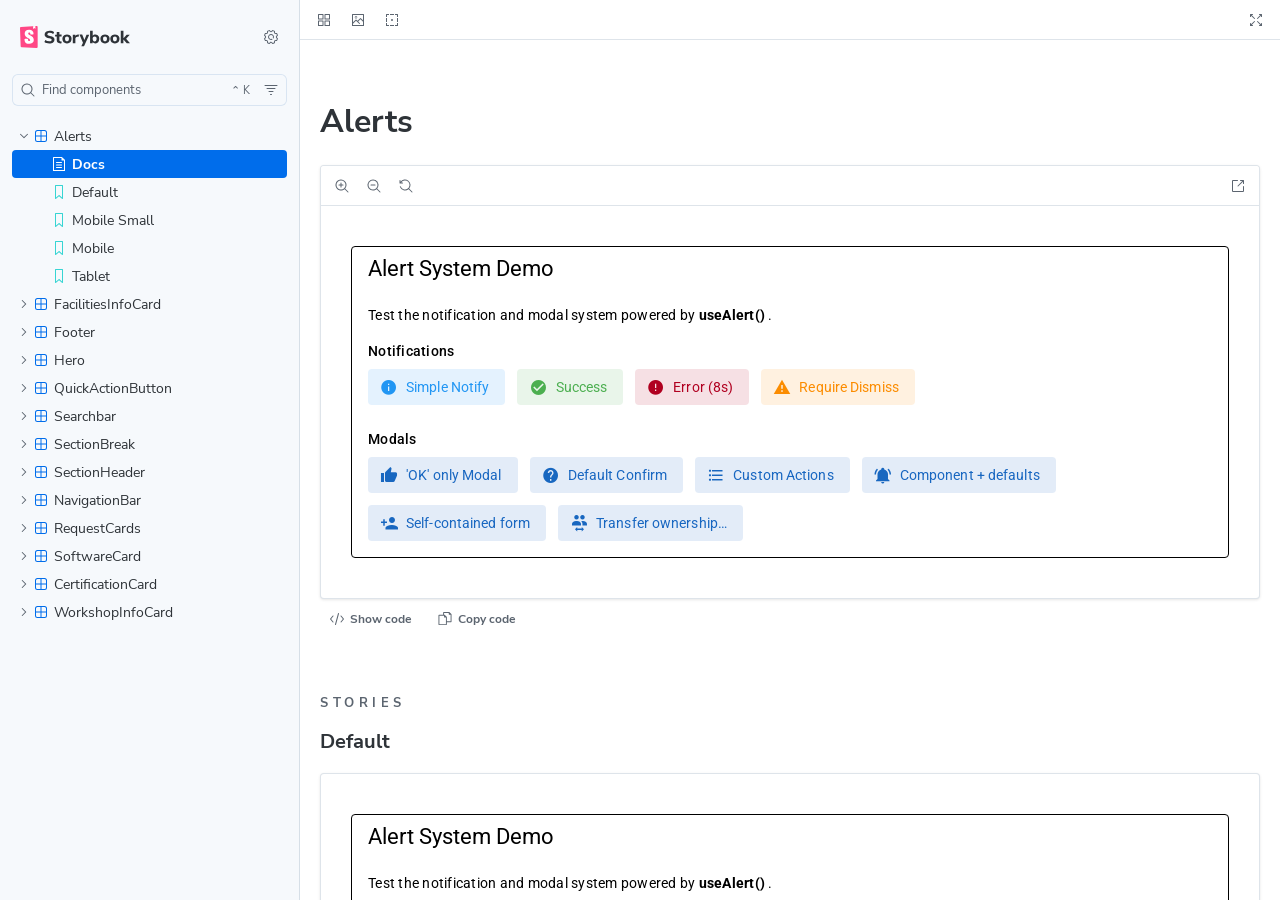
<file: index.html>
<!DOCTYPE html>
<html lang="en">
  <head>
    <meta charset="utf-8" />

    <title>storybook - Storybook</title>
    <meta name="viewport" content="width=device-width, initial-scale=1" />

    
    <link rel="icon" type="image/x-icon" href="./favicon.ico" />
    
    <style>
      @font-face {
        font-family: 'Nunito Sans';
        font-style: normal;
        font-weight: 400;
        font-display: swap;
        src: url('./sb-common-assets/nunito-sans-regular.woff2') format('woff2');
      }

      @font-face {
        font-family: 'Nunito Sans';
        font-style: italic;
        font-weight: 400;
        font-display: swap;
        src: url('./sb-common-assets/nunito-sans-italic.woff2') format('woff2');
      }

      @font-face {
        font-family: 'Nunito Sans';
        font-style: normal;
        font-weight: 700;
        font-display: swap;
        src: url('./sb-common-assets/nunito-sans-bold.woff2') format('woff2');
      }

      @font-face {
        font-family: 'Nunito Sans';
        font-style: italic;
        font-weight: 700;
        font-display: swap;
        src: url('./sb-common-assets/nunito-sans-bold-italic.woff2') format('woff2');
      }
    </style>

    <link href="./sb-manager/runtime.js" rel="modulepreload" />

    
    <link href="./sb-addons/storybook-core-server-presets-0/common-manager-bundle.js" rel="modulepreload" />
    
    <link href="./sb-addons/chromatic-com-storybook-1/manager-bundle.js" rel="modulepreload" />
    
    <link href="./sb-addons/vitest-2/manager-bundle.js" rel="modulepreload" />
    
    <link href="./sb-addons/a11y-3/manager-bundle.js" rel="modulepreload" />
    
    <link href="./sb-addons/docs-4/manager-bundle.js" rel="modulepreload" />
       

    <style>
      #storybook-root[hidden] {
        display: none !important;
      }
    </style>

    
  </head>
  <body>
    <div id="root"></div>

    
    <script>
      
        
          window['FEATURES'] = {
  "argTypeTargetsV7": true,
  "legacyDecoratorFileOrder": false,
  "disallowImplicitActionsInRenderV8": true,
  "viewport": true,
  "highlight": true,
  "controls": true,
  "interactions": true,
  "actions": true,
  "backgrounds": true,
  "outline": true,
  "measure": true,
  "sidebarOnboardingChecklist": true,
  "componentsManifest": false
};
        
      
        
          window['REFS'] = {};
        
      
        
          window['LOGLEVEL'] = "info";
        
      
        
          window['DOCS_OPTIONS'] = {
  "defaultName": "Docs"
};
        
      
        
          window['CONFIG_TYPE'] = "PRODUCTION";
        
      
        
      
        
      
        
          window['TAGS_OPTIONS'] = {};
        
      
        
          window['STORYBOOK_BUILDER'] = "vite";
        
      
        
          window['STORYBOOK_FRAMEWORK'] = "vue3-vite";
        
      
        
          window['STORYBOOK_RENDERER'] = "vue3";
        
      
        
      
    </script>
    

    <script type="module">
      import './sb-manager/globals-runtime.js';

      
        import './sb-addons/storybook-core-server-presets-0/common-manager-bundle.js';
      
        import './sb-addons/chromatic-com-storybook-1/manager-bundle.js';
      
        import './sb-addons/vitest-2/manager-bundle.js';
      
        import './sb-addons/a11y-3/manager-bundle.js';
      
        import './sb-addons/docs-4/manager-bundle.js';
      

      import './sb-manager/runtime.js';
    </script>
  </body>
</html>
</file>
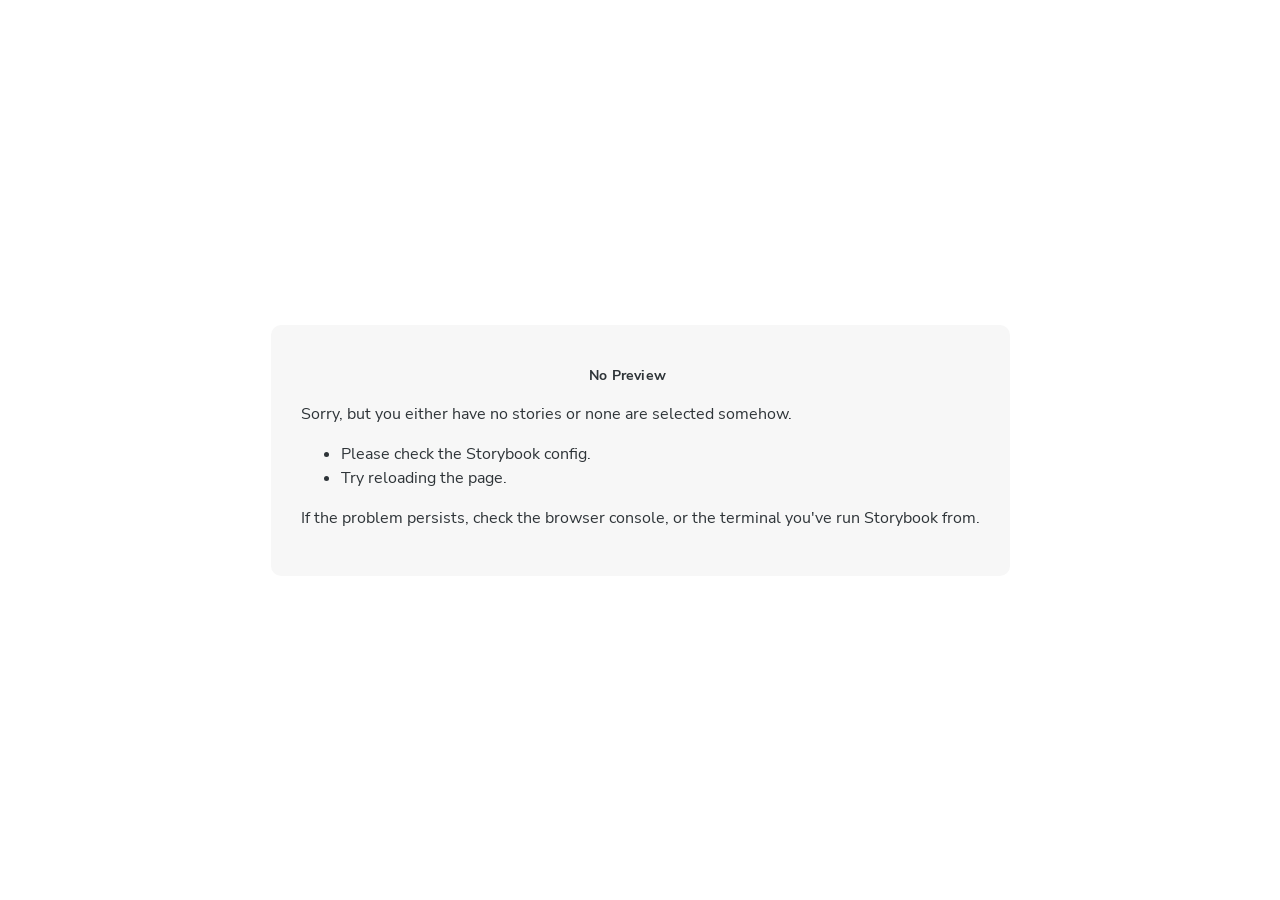
<file: iframe.html>
<!doctype html>
<!--suppress HtmlUnknownTarget -->
<html lang="en">
  <head>
    <link rel="preload" as="font" type="font/woff2" href="assets/roboto-greek-300-normal-Cnub06j7.woff2" crossorigin="anonymous">
    <link rel="preload" as="font" type="font/woff2" href="assets/roboto-cyrillic-ext-300-normal-CUPJdUZp.woff2" crossorigin="anonymous">
    <link rel="preload" as="font" type="font/woff2" href="assets/roboto-cyrillic-300-normal-BoeCr7ev.woff2" crossorigin="anonymous">
    <link rel="preload" as="font" type="font/woff2" href="assets/roboto-latin-ext-300-normal-BOz0oSmX.woff2" crossorigin="anonymous">
    <link rel="preload" as="font" type="font/woff2" href="assets/roboto-math-300-normal-BMxwzQmU.woff2" crossorigin="anonymous">
    <link rel="preload" as="font" type="font/woff2" href="assets/roboto-symbols-300-normal-BtHl5mYl.woff2" crossorigin="anonymous">
    <link rel="preload" as="font" type="font/woff2" href="assets/roboto-vietnamese-300-normal-CNeuLW5X.woff2" crossorigin="anonymous">
    <link rel="preload" as="font" type="font/woff2" href="assets/roboto-cyrillic-500-normal-hCeO1jFL.woff2" crossorigin="anonymous">
    <link rel="preload" as="font" type="font/woff2" href="assets/roboto-latin-300-normal-CztWkFGs.woff2" crossorigin="anonymous">
    <link rel="preload" as="font" type="font/woff2" href="assets/roboto-math-500-normal-CFNaIMFC.woff2" crossorigin="anonymous">
    <link rel="preload" as="font" type="font/woff2" href="assets/roboto-vietnamese-500-normal-HYpufUYk.woff2" crossorigin="anonymous">
    <link rel="preload" as="font" type="font/woff2" href="assets/roboto-latin-ext-500-normal-C_ARlJGk.woff2" crossorigin="anonymous">
    <link rel="preload" as="font" type="font/woff2" href="assets/roboto-cyrillic-ext-500-normal-B7rQpwPu.woff2" crossorigin="anonymous">
    <link rel="preload" as="font" type="font/woff2" href="assets/roboto-greek-500-normal-BJMS0heP.woff2" crossorigin="anonymous">
    <link rel="preload" as="font" type="font/woff2" href="assets/roboto-symbols-500-normal-BXFTxrNR.woff2" crossorigin="anonymous">
    <link rel="preload" as="font" type="font/woff2" href="assets/roboto-cyrillic-ext-700-normal-UFn0vR9r.woff2" crossorigin="anonymous">
    <link rel="preload" as="font" type="font/woff2" href="assets/roboto-latin-500-normal-CkrA1NAy.woff2" crossorigin="anonymous">
    <link rel="preload" as="font" type="font/woff2" href="assets/roboto-greek-700-normal-BcGn9doz.woff2" crossorigin="anonymous">
    <link rel="preload" as="font" type="font/woff2" href="assets/roboto-cyrillic-700-normal-BiSG5NnW.woff2" crossorigin="anonymous">
    <link rel="preload" as="font" type="font/woff2" href="assets/roboto-math-700-normal-VUAI6Bz2.woff2" crossorigin="anonymous">
    <link rel="preload" as="font" type="font/woff2" href="assets/roboto-symbols-700-normal-rJi6RjIy.woff2" crossorigin="anonymous">
    <link rel="preload" as="font" type="font/woff2" href="assets/roboto-latin-700-normal-CXeAXeti.woff2" crossorigin="anonymous">
    <link rel="preload" as="font" type="font/woff2" href="assets/roboto-vietnamese-700-normal-iKxYNAzq.woff2" crossorigin="anonymous">
    <link rel="preload" as="font" type="font/woff2" href="assets/roboto-latin-ext-700-normal-70GS1MYH.woff2" crossorigin="anonymous">
    <link rel="preload" as="font" type="font/woff2" href="assets/roboto-cyrillic-ext-400-normal-DzMWdK87.woff2" crossorigin="anonymous">
    <link rel="preload" as="font" type="font/woff2" href="assets/roboto-cyrillic-400-normal-DAIM1_dR.woff2" crossorigin="anonymous">
    <link rel="preload" as="font" type="font/woff2" href="assets/roboto-math-400-normal-B3wgz80t.woff2" crossorigin="anonymous">
    <link rel="preload" as="font" type="font/woff2" href="assets/roboto-vietnamese-400-normal-CDDxGrUb.woff2" crossorigin="anonymous">
    <link rel="preload" as="font" type="font/woff2" href="assets/roboto-greek-400-normal-jFM2czAU.woff2" crossorigin="anonymous">
    <link rel="preload" as="font" type="font/woff2" href="assets/roboto-latin-ext-400-normal-ZYmyxeOy.woff2" crossorigin="anonymous">
    <link rel="preload" as="font" type="font/woff2" href="assets/roboto-latin-400-normal-CNwBRw8h.woff2" crossorigin="anonymous">
    <link rel="preload" as="font" type="font/woff2" href="assets/roboto-symbols-400-normal-fF1SLJBj.woff2" crossorigin="anonymous">
    <link rel="preload" as="font" type="font/woff" href="assets/roboto-greek-300-normal-BMtCIBFp.woff" crossorigin="anonymous">
    <link rel="preload" as="font" type="font/woff" href="assets/roboto-cyrillic-ext-300-normal-D2-2MTar.woff" crossorigin="anonymous">
    <link rel="preload" as="font" type="font/woff" href="assets/roboto-latin-ext-300-normal-9Myisv2Z.woff" crossorigin="anonymous">
    <link rel="preload" as="font" type="font/woff" href="assets/roboto-cyrillic-300-normal-Cb01H779.woff" crossorigin="anonymous">
    <link rel="preload" as="font" type="font/woff" href="assets/roboto-math-300-normal-9fozW1Ii.woff" crossorigin="anonymous">
    <link rel="preload" as="font" type="font/woff" href="assets/roboto-cyrillic-500-normal-DhPqGoNQ.woff" crossorigin="anonymous">
    <link rel="preload" as="font" type="font/woff" href="assets/roboto-symbols-300-normal-zmF1mPr_.woff" crossorigin="anonymous">
    <link rel="preload" as="font" type="font/woff" href="assets/roboto-latin-300-normal--FIRE8Jd.woff" crossorigin="anonymous">
    <link rel="preload" as="font" type="font/woff" href="assets/roboto-vietnamese-500-normal-CUzdRVXb.woff" crossorigin="anonymous">
    <link rel="preload" as="font" type="font/woff" href="assets/roboto-vietnamese-300-normal-CBwYb71Q.woff" crossorigin="anonymous">
    <link rel="preload" as="font" type="font/woff" href="assets/roboto-math-500-normal-nGmytUgK.woff" crossorigin="anonymous">
    <link rel="preload" as="font" type="font/woff" href="assets/roboto-greek-500-normal-B0wzjI_J.woff" crossorigin="anonymous">
    <link rel="preload" as="font" type="font/woff" href="assets/roboto-latin-ext-500-normal-EUd9mLnZ.woff" crossorigin="anonymous">
    <link rel="preload" as="font" type="font/woff" href="assets/roboto-cyrillic-ext-500-normal-aAFKCR76.woff" crossorigin="anonymous">
    <link rel="preload" as="font" type="font/woff" href="assets/roboto-greek-700-normal-Bi9oTykh.woff" crossorigin="anonymous">
    <link rel="preload" as="font" type="font/woff" href="assets/roboto-symbols-500-normal-B3xPS0M7.woff" crossorigin="anonymous">
    <link rel="preload" as="font" type="font/woff" href="assets/roboto-cyrillic-ext-700-normal-Ct5_lukf.woff" crossorigin="anonymous">
    <link rel="preload" as="font" type="font/woff" href="assets/roboto-latin-500-normal-CoDN7ZW2.woff" crossorigin="anonymous">
    <link rel="preload" as="font" type="font/woff" href="assets/roboto-math-700-normal-De_Mfcv-.woff" crossorigin="anonymous">
    <link rel="preload" as="font" type="font/woff" href="assets/roboto-latin-700-normal-DxC3k-1u.woff" crossorigin="anonymous">
    <link rel="preload" as="font" type="font/woff" href="assets/roboto-symbols-700-normal-BT-mnhPp.woff" crossorigin="anonymous">
    <link rel="preload" as="font" type="font/woff" href="assets/roboto-cyrillic-700-normal-bDW9bgt5.woff" crossorigin="anonymous">
    <link rel="preload" as="font" type="font/woff" href="assets/roboto-vietnamese-700-normal-BhieYfot.woff" crossorigin="anonymous">
    <link rel="preload" as="font" type="font/woff" href="assets/roboto-latin-ext-700-normal-B3Q5yJJO.woff" crossorigin="anonymous">
    <link rel="preload" as="font" type="font/woff" href="assets/roboto-math-400-normal-BRMeFL5Z.woff" crossorigin="anonymous">
    <link rel="preload" as="font" type="font/woff" href="assets/roboto-vietnamese-400-normal-BYP5tVVv.woff" crossorigin="anonymous">
    <link rel="preload" as="font" type="font/woff" href="assets/roboto-cyrillic-ext-400-normal-5IDvadIC.woff" crossorigin="anonymous">
    <link rel="preload" as="font" type="font/woff" href="assets/roboto-greek-400-normal-DwVopRQH.woff" crossorigin="anonymous">
    <link rel="preload" as="font" type="font/woff" href="assets/roboto-cyrillic-400-normal-C5q4FMUG.woff" crossorigin="anonymous">
    <link rel="preload" as="font" type="font/woff" href="assets/roboto-latin-400-normal-BX2H0A0_.woff" crossorigin="anonymous">
    <link rel="preload" as="font" type="font/woff" href="assets/roboto-latin-ext-400-normal-BG57dRWO.woff" crossorigin="anonymous">
    <link rel="preload" as="font" type="font/woff" href="assets/roboto-symbols-400-normal-B2LMqLB2.woff" crossorigin="anonymous">
    <link rel="preload" as="font" type="font/eot" href="assets/materialdesignicons-webfont-CSr8KVlo.eot" crossorigin="anonymous">
    <link rel="preload" as="font" type="font/woff2" href="assets/materialdesignicons-webfont-Dp5v-WZN.woff2" crossorigin="anonymous">
    <link rel="preload" as="font" type="font/woff" href="assets/materialdesignicons-webfont-PXm3-2wK.woff" crossorigin="anonymous">
    <link rel="preload" as="font" type="font/ttf" href="assets/materialdesignicons-webfont-B7mPwVP_.ttf" crossorigin="anonymous">
<script type="module" src="./vite-inject-mocker-entry.js"></script>
    <meta charset="utf-8" />
    <title>Storybook</title>
    <meta name="viewport" content="width=device-width, initial-scale=1" />

    <style>
      @font-face {
        font-family: 'Nunito Sans';
        font-style: normal;
        font-weight: 400;
        font-display: swap;
        src: url('./sb-common-assets/nunito-sans-regular.woff2') format('woff2');
      }

      @font-face {
        font-family: 'Nunito Sans';
        font-style: italic;
        font-weight: 400;
        font-display: swap;
        src: url('./sb-common-assets/nunito-sans-italic.woff2') format('woff2');
      }

      @font-face {
        font-family: 'Nunito Sans';
        font-style: normal;
        font-weight: 700;
        font-display: swap;
        src: url('./sb-common-assets/nunito-sans-bold.woff2') format('woff2');
      }

      @font-face {
        font-family: 'Nunito Sans';
        font-style: italic;
        font-weight: 700;
        font-display: swap;
        src: url('./sb-common-assets/nunito-sans-bold-italic.woff2') format('woff2');
      }
    </style>

    <script>
      window.CONFIG_TYPE = 'PRODUCTION';
      window.LOGLEVEL = 'info';
      window.FRAMEWORK_OPTIONS = {};
      window.CHANNEL_OPTIONS = {};
      window.FEATURES = {"argTypeTargetsV7":true,"legacyDecoratorFileOrder":false,"disallowImplicitActionsInRenderV8":true,"viewport":true,"highlight":true,"controls":true,"interactions":true,"actions":true,"backgrounds":true,"outline":true,"measure":true,"sidebarOnboardingChecklist":true,"componentsManifest":false};
      window.STORIES = [{"titlePrefix":"","directory":"./src","files":"**/*.mdx","importPathMatcher":"^\\.[\\\\/](?:src(?:\\/(?!\\.)(?:(?:(?!(?:^|\\/)\\.).)*?)\\/|\\/|$)(?!\\.)(?=.)[^/]*?\\.mdx)$"},{"titlePrefix":"","directory":"./src","files":"**/*.stories.@(js|jsx|mjs|ts|tsx)","importPathMatcher":"^\\.[\\\\/](?:src(?:\\/(?!\\.)(?:(?:(?!(?:^|\\/)\\.).)*?)\\/|\\/|$)(?!\\.)(?=.)[^/]*?\\.stories\\.(js|jsx|mjs|ts|tsx))$"}];
      window.DOCS_OPTIONS = {"defaultName":"Docs"};
      window.TAGS_OPTIONS = {};

      

      // We do this so that "module && module.hot" etc. in Storybook source code
      // doesn't fail (it will simply be disabled)
      window.module = undefined;
      window.global = window;
    </script>
    <base target="_parent" />

<style>
  /* While we aren't showing the main block yet, but still preparing, we want everything the user has rendered, which may or may not be in #storybook-root, to be display none */
  .sb-show-preparing-story:not(.sb-show-main) > :not(.sb-preparing-story) {
    display: none;
  }

  .sb-show-preparing-docs:not(.sb-show-main) > :not(.sb-preparing-docs) {
    display: none;
  }

  /* Hide our own blocks when we aren't supposed to be showing them */
  :not(.sb-show-preparing-story) > .sb-preparing-story,
  :not(.sb-show-preparing-docs) > .sb-preparing-docs,
  :not(.sb-show-nopreview) > .sb-nopreview,
  :not(.sb-show-errordisplay) > .sb-errordisplay {
    display: none;
  }

  .sb-show-main.sb-main-centered {
    margin: 0;
    display: flex;
    align-items: center;
    min-height: 100vh;
  }

  .sb-show-main.sb-main-centered #storybook-root {
    box-sizing: border-box;
    margin: auto;
    padding: 1rem;
    max-height: 100%;
    /* Hack for centering correctly in IE11 */
  }

  /* Vertical centering fix for IE11 */
  @media screen and (-ms-high-contrast: none), (-ms-high-contrast: active) {
    .sb-show-main.sb-main-centered:after {
      content: '';
      min-height: inherit;
      font-size: 0;
    }
  }

  .sb-show-main.sb-main-fullscreen {
    margin: 0;
    padding: 0;
    display: block;
  }

  .sb-show-main.sb-main-padded {
    margin: 0;
    padding: 1rem;
    display: block;
    box-sizing: border-box;
  }

  .sb-wrapper {
    position: fixed;
    top: 0;
    bottom: 0;
    left: 0;
    right: 0;
    box-sizing: border-box;

    padding: 40px;
    font-family:
      'Nunito Sans',
      -apple-system,
      '.SFNSText-Regular',
      'San Francisco',
      BlinkMacSystemFont,
      'Segoe UI',
      'Helvetica Neue',
      Helvetica,
      Arial,
      sans-serif;
    -webkit-font-smoothing: antialiased;
    overflow: auto;
  }

  @media (max-width: 700px) {
    .sb-wrapper {
      padding: 20px;
    }
  }

  @media (max-width: 500px) {
    .sb-wrapper {
      padding: 10px;
    }
  }

  .sb-heading {
    font-size: 14px;
    font-weight: 600;
    letter-spacing: 0.2px;
    margin: 10px 0;
    padding-right: 25px;
  }

  .sb-nopreview {
    display: flex;
    align-content: center;
    justify-content: center;
    box-sizing: border-box;
  }

  .sb-nopreview_main {
    margin: auto;
    padding: 30px;
    border-radius: 10px;
    background: rgb(247, 247, 247);
    color: rgb(46, 52, 56);

    & * {
      background: rgb(247, 247, 247);
      color: rgb(46, 52, 56);
    }
  }

  .sb-nopreview_heading {
    text-align: center;
  }

  .sb-errordisplay {
    background: #f6f9fc;
    color: black;
    z-index: 999999;
    width: 100vw;
    min-height: 100vh;
    box-sizing: border-box;
  }

  .sb-errordisplay_main {
    margin: auto;
    padding: 24px;
    display: flex;
    box-sizing: border-box;

    flex-direction: column;
    min-height: 100%;
    width: 100%;
    border-radius: 6px;
    background: white;
    color: black;
    border: 1px solid #ff0000;
    box-shadow: 0 0 64px rgba(0, 0, 0, 0.1);
    gap: 24px;

    & ol {
      padding-left: 18px;
      margin: 0;
    }

    /* Redefine colors to ensure readability regardless of user-provided * selectors. */
    * {
      background: white;
      color: black;
    }

    & h1 {
      font-family: Nunito Sans;
      font-size: 22px;
      font-weight: 400;
      line-height: 30px;
      font-weight: normal;
      margin: 0;

      &::before {
        content: '';
        display: inline-block;
        width: 12px;
        height: 12px;
        background: #ff4400;
        border-radius: 50%;
        margin-right: 8px;
      }
    }

    & p,
    & ol {
      font-family: Nunito Sans;
      font-size: 14px;
      font-weight: 400;
      line-height: 19px;
      margin: 0;
    }

    & li + li {
      margin: 0;
      padding: 0;
      padding-top: 12px;
    }

    & a {
      color: currentColor;
    }

    & .sb-errordisplay_code {
      padding: 10px;
      flex: 1;
      background: #242424;
      color: #c6c6c6;
      box-sizing: border-box;

      font-size: 14px;
      font-weight: 400;
      line-height: 19px;
      border-radius: 4px;

      font-family:
        'Operator Mono', 'Fira Code Retina', 'Fira Code', 'FiraCode-Retina', 'Andale Mono',
        'Lucida Console', Consolas, Monaco, monospace;
      margin: 0;
      overflow: auto;

      & code {
        background-color: inherit;
        color: inherit;
      }
    }

    & .sb-errordisplay pre {
      white-space: pre-wrap;
      white-space: revert;
    }
  }

  @-webkit-keyframes sb-rotate360 {
    from {
      transform: rotate(0deg);
    }

    to {
      transform: rotate(360deg);
    }
  }

  @keyframes sb-rotate360 {
    from {
      transform: rotate(0deg);
    }

    to {
      transform: rotate(360deg);
    }
  }

  @-webkit-keyframes sb-glow {
    0%,
    100% {
      opacity: 1;
    }

    50% {
      opacity: 0.4;
    }
  }

  @keyframes sb-glow {
    0%,
    100% {
      opacity: 1;
    }

    50% {
      opacity: 0.4;
    }
  }

  /* We display the preparing loaders *over* the rendering story */
  .sb-preparing-story,
  .sb-preparing-docs {
    background-color: white;
    /* Maximum possible z-index. It would be better to use stacking contexts to ensure it's always
    on top, but this isn't possible as it would require making CSS changes that could affect user code */
    z-index: 2147483647;
  }

  .sb-loader {
    -webkit-animation: sb-rotate360 0.7s linear infinite;
    animation: sb-rotate360 0.7s linear infinite;
    border-color: rgba(97, 97, 97, 0.29);
    border-radius: 50%;
    border-style: solid;
    border-top-color: #646464;
    border-width: 2px;
    display: inline-block;
    height: 32px;
    left: 50%;
    margin-left: -16px;
    margin-top: -16px;
    mix-blend-mode: difference;
    overflow: hidden;
    position: absolute;
    top: 50%;
    transition: all 200ms ease-out;
    vertical-align: top;
    width: 32px;
    z-index: 4;
  }

  .sb-previewBlock {
    background: #fff;
    border: 1px solid rgba(0, 0, 0, 0.1);
    border-radius: 4px;
    box-shadow: rgba(0, 0, 0, 0.1) 0 1px 3px 0;
    margin: 25px auto 40px;
    max-width: 600px;
  }

  .sb-previewBlock_header {
    align-items: center;
    box-shadow: rgba(0, 0, 0, 0.1) 0 -1px 0 0 inset;
    display: flex;
    gap: 14px;
    height: 40px;
    padding: 0 12px;
  }

  .sb-previewBlock_icon {
    -webkit-animation: sb-glow 1.5s ease-in-out infinite;
    animation: sb-glow 1.5s ease-in-out infinite;
    background: #e6e6e6;
    height: 14px;
    width: 14px;
  }

  .sb-previewBlock_icon:last-child {
    margin-left: auto;
  }

  .sb-previewBlock_body {
    -webkit-animation: sb-glow 1.5s ease-in-out infinite;
    animation: sb-glow 1.5s ease-in-out infinite;
    height: 182px;
    position: relative;
  }

  .sb-argstableBlock {
    border-collapse: collapse;
    border-spacing: 0;
    font-size: 13px;
    line-height: 20px;
    margin: 25px auto 40px;
    max-width: 600px;
    text-align: left;
    width: 100%;
  }

  .sb-argstableBlock th:first-of-type,
  .sb-argstableBlock td:first-of-type {
    padding-left: 20px;
  }

  .sb-argstableBlock th:nth-of-type(2),
  .sb-argstableBlock td:nth-of-type(2) {
    width: 35%;
  }

  .sb-argstableBlock th:nth-of-type(3),
  .sb-argstableBlock td:nth-of-type(3) {
    width: 15%;
  }

  .sb-argstableBlock th:last-of-type,
  .sb-argstableBlock td:last-of-type {
    width: 25%;
    padding-right: 20px;
  }

  .sb-argstableBlock th span,
  .sb-argstableBlock td span {
    -webkit-animation: sb-glow 1.5s ease-in-out infinite;
    animation: sb-glow 1.5s ease-in-out infinite;
    background-color: rgba(0, 0, 0, 0.1);
    border-radius: 0;
    box-shadow: none;
    color: transparent;
  }

  .sb-argstableBlock th {
    padding: 10px 15px;
  }

  .sb-argstableBlock-body {
    border-radius: 4px;
    box-shadow:
      rgba(0, 0, 0, 0.1) 0 1px 3px 1px,
      rgba(0, 0, 0, 0.065) 0 0 0 1px;
  }

  .sb-argstableBlock-body tr {
    background: transparent;
    overflow: hidden;
  }

  .sb-argstableBlock-body tr:not(:first-child) {
    border-top: 1px solid #e6e6e6;
  }

  .sb-argstableBlock-body tr:first-child td:first-child {
    border-top-left-radius: 4px;
  }

  .sb-argstableBlock-body tr:first-child td:last-child {
    border-top-right-radius: 4px;
  }

  .sb-argstableBlock-body tr:last-child td:first-child {
    border-bottom-left-radius: 4px;
  }

  .sb-argstableBlock-body tr:last-child td:last-child {
    border-bottom-right-radius: 4px;
  }

  .sb-argstableBlock-body td {
    background: #fff;
    padding-bottom: 10px;
    padding-top: 10px;
    vertical-align: top;
  }

  .sb-argstableBlock-body td:not(:first-of-type) {
    padding-left: 15px;
    padding-right: 15px;
  }

  .sb-argstableBlock-body button {
    -webkit-animation: sb-glow 1.5s ease-in-out infinite;
    animation: sb-glow 1.5s ease-in-out infinite;
    background-color: rgba(0, 0, 0, 0.1);
    border: 0;
    border-radius: 0;
    box-shadow: none;
    color: transparent;
    display: inline;
    font-size: 12px;
    line-height: 1;
    padding: 10px 16px;
  }

  .sb-argstableBlock-summary {
    margin-top: 4px;
  }

  .sb-argstableBlock-code {
    margin-right: 4px;
    margin-bottom: 4px;
    padding: 2px 5px;
  }

  .sb-sr-only,
  .sb-hidden-until-focus:not(:focus) {
    position: absolute;
    width: 1px;
    height: 1px;
    padding: 0px;
    margin: -1px;
    overflow: hidden;
    clip: rect(0, 0, 0, 0);
    border: none;
  }

  .sb-hidden-until-focus {
    opacity: 0;
    transition: opacity 150ms ease-out;
  }

  .sb-hidden-until-focus:focus {
    opacity: 1;
  }
</style>

<script>
  /* globals window */
  try {
    if (window.top !== window) {
      window.__REACT_DEVTOOLS_GLOBAL_HOOK__ = window.top.__REACT_DEVTOOLS_GLOBAL_HOOK__;
      window.__VUE_DEVTOOLS_GLOBAL_HOOK__ = window.top.__VUE_DEVTOOLS_GLOBAL_HOOK__;
      window.top.__VUE_DEVTOOLS_CONTEXT__ = window.document;
    }
  } catch (e) {
    // eslint-disable-next-line no-console
    console.warn('unable to connect to top frame for connecting dev tools');
  }
</script>
<!-- .storybook/preview-head.html -->

    <script type="module" crossorigin src="./assets/iframe-5H8Udzkd.js"></script>
    <link rel="modulepreload" crossorigin href="./assets/preload-helper-PPVm8Dsz.js">
    <link rel="stylesheet" crossorigin href="./assets/iframe-D2Gsf7U5.css">
  </head>

  <body>
    <div class="sb-preparing-story sb-wrapper">
  <div class="sb-loader"></div>
</div>

<div class="sb-preparing-docs sb-wrapper">
  <div class="sb-previewBlock">
    <div class="sb-previewBlock_header">
      <div class="sb-previewBlock_icon"></div>
      <div class="sb-previewBlock_icon"></div>
      <div class="sb-previewBlock_icon"></div>
      <div class="sb-previewBlock_icon"></div>
    </div>
    <div class="sb-previewBlock_body">
      <div class="sb-loader"></div>
    </div>
  </div>
  <table aria-hidden="true" class="sb-argstableBlock">
    <thead class="sb-argstableBlock-head">
      <tr>
        <th><span>Name</span></th>
        <th><span>Description</span></th>
        <th><span>Default</span></th>
        <th><span>Control </span></th>
      </tr>
    </thead>
    <tbody class="sb-argstableBlock-body">
      <tr>
        <td><span>propertyName</span><span title="Required">*</span></td>
        <td>
          <div><span>This is a short description</span></div>
          <div class="sb-argstableBlock-summary">
            <div><span class="sb-argstableBlock-code">summary</span></div>
          </div>
        </td>
        <td>
          <div><span class="sb-argstableBlock-code">defaultValue</span></div>
        </td>
        <td><button>Set string</button></td>
      </tr>
      <tr>
        <td><span>propertyName</span><span>*</span></td>
        <td>
          <div><span>This is a short description</span></div>
          <div class="sb-argstableBlock-summary">
            <div><span class="sb-argstableBlock-code">summary</span></div>
          </div>
        </td>
        <td>
          <div><span class="sb-argstableBlock-code">defaultValue</span></div>
        </td>
        <td><button>Set string</button></td>
      </tr>
      <tr>
        <td><span>propertyName</span><span>*</span></td>
        <td>
          <div><span>This is a short description</span></div>
          <div class="sb-argstableBlock-summary">
            <div><span class="sb-argstableBlock-code">summary</span></div>
          </div>
        </td>
        <td>
          <div><span class="sb-argstableBlock-code">defaultValue</span></div>
        </td>
        <td><button>Set string</button></td>
      </tr>
    </tbody>
  </table>
</div>

<div class="sb-nopreview sb-wrapper">
  <div class="sb-nopreview_main">
    <h1 class="sb-nopreview_heading sb-heading">No Preview</h1>
    <p>Sorry, but you either have no stories or none are selected somehow.</p>
    <ul>
      <li>Please check the Storybook config.</li>
      <li>Try reloading the page.</li>
    </ul>
    <p>
      If the problem persists, check the browser console, or the terminal you've run Storybook from.
    </p>
  </div>
</div>

<div class="sb-errordisplay sb-wrapper">
  <div class="sb-errordisplay_main">
    <h1 id="error-message"></h1>
    <p>
      The component failed to render properly, likely due to a configuration issue in Storybook.
      Here are some common causes and how you can address them:
    </p>
    <ol>
      <li>
        <strong>Missing Context/Providers</strong>: You can use decorators to supply specific
        contexts or providers, which are sometimes necessary for components to render correctly. For
        detailed instructions on using decorators, please visit the
        <a href="https://storybook.js.org/docs/writing-stories/decorators"
          >Decorators documentation</a
        >.
      </li>
      <li>
        <strong>Misconfigured Webpack or Vite</strong>: Verify that Storybook picks up all necessary
        settings for loaders, plugins, and other relevant parameters. You can find step-by-step
        guides for configuring
        <a href="https://storybook.js.org/docs/builders/webpack">Webpack</a> or
        <a href="https://storybook.js.org/docs/builders/vite">Vite</a>
        with Storybook.
      </li>
      <li>
        <strong>Missing Environment Variables</strong>: Your Storybook may require specific
        environment variables to function as intended. You can set up custom environment variables
        as outlined in the
        <a href="https://storybook.js.org/docs/configure/environment-variables"
          >Environment Variables documentation</a
        >.
      </li>
    </ol>
    <pre class="sb-errordisplay_code"><code id="error-stack"></code></pre>
  </div>
</div>

    <div id="storybook-root"></div>
    <div id="storybook-docs"></div>
    <script>
      function __onViteAppLoadingError(event) {
        const hostname = globalThis.location.hostname;
        if (hostname !== 'localhost' && globalThis.CONFIG_TYPE === 'DEVELOPMENT') {
          const message = `Failed to load the Storybook preview file 'vite-app.js':

      It looks like you're visiting the Storybook development server on another hostname than localhost: '${hostname}', but you haven't configured the necessary security features to support this.
      Please re-run your Storybook development server with the '--host ${hostname}' flag, or manually configure your Vite allowedHosts configuration with viteFinal.

      See:`;
          const docs = [
            'https://storybook.js.org/docs/api/cli-options#dev',
            'https://storybook.js.org/docs/api/main-config/main-config-vite-final',
            'https://vite.dev/config/server-options.html#server-allowedhosts',
          ];
          console.error(`${message}\n${docs.map((doc) => `- ${doc}`).join('\n')}`);

          document.getElementById('storybook-root').innerHTML =
            `<p style="color: red; max-width: 70ch">${message.replaceAll(
              '\n',
              '<br/>'
            )}<ul>${docs.map((doc) => `<li><a href='${doc}' target='_blank'>${doc}</a></li>`).join('')}</ul></p>`;
          return;
        }
      }
    </script>
  </body>
</html>
</file>
